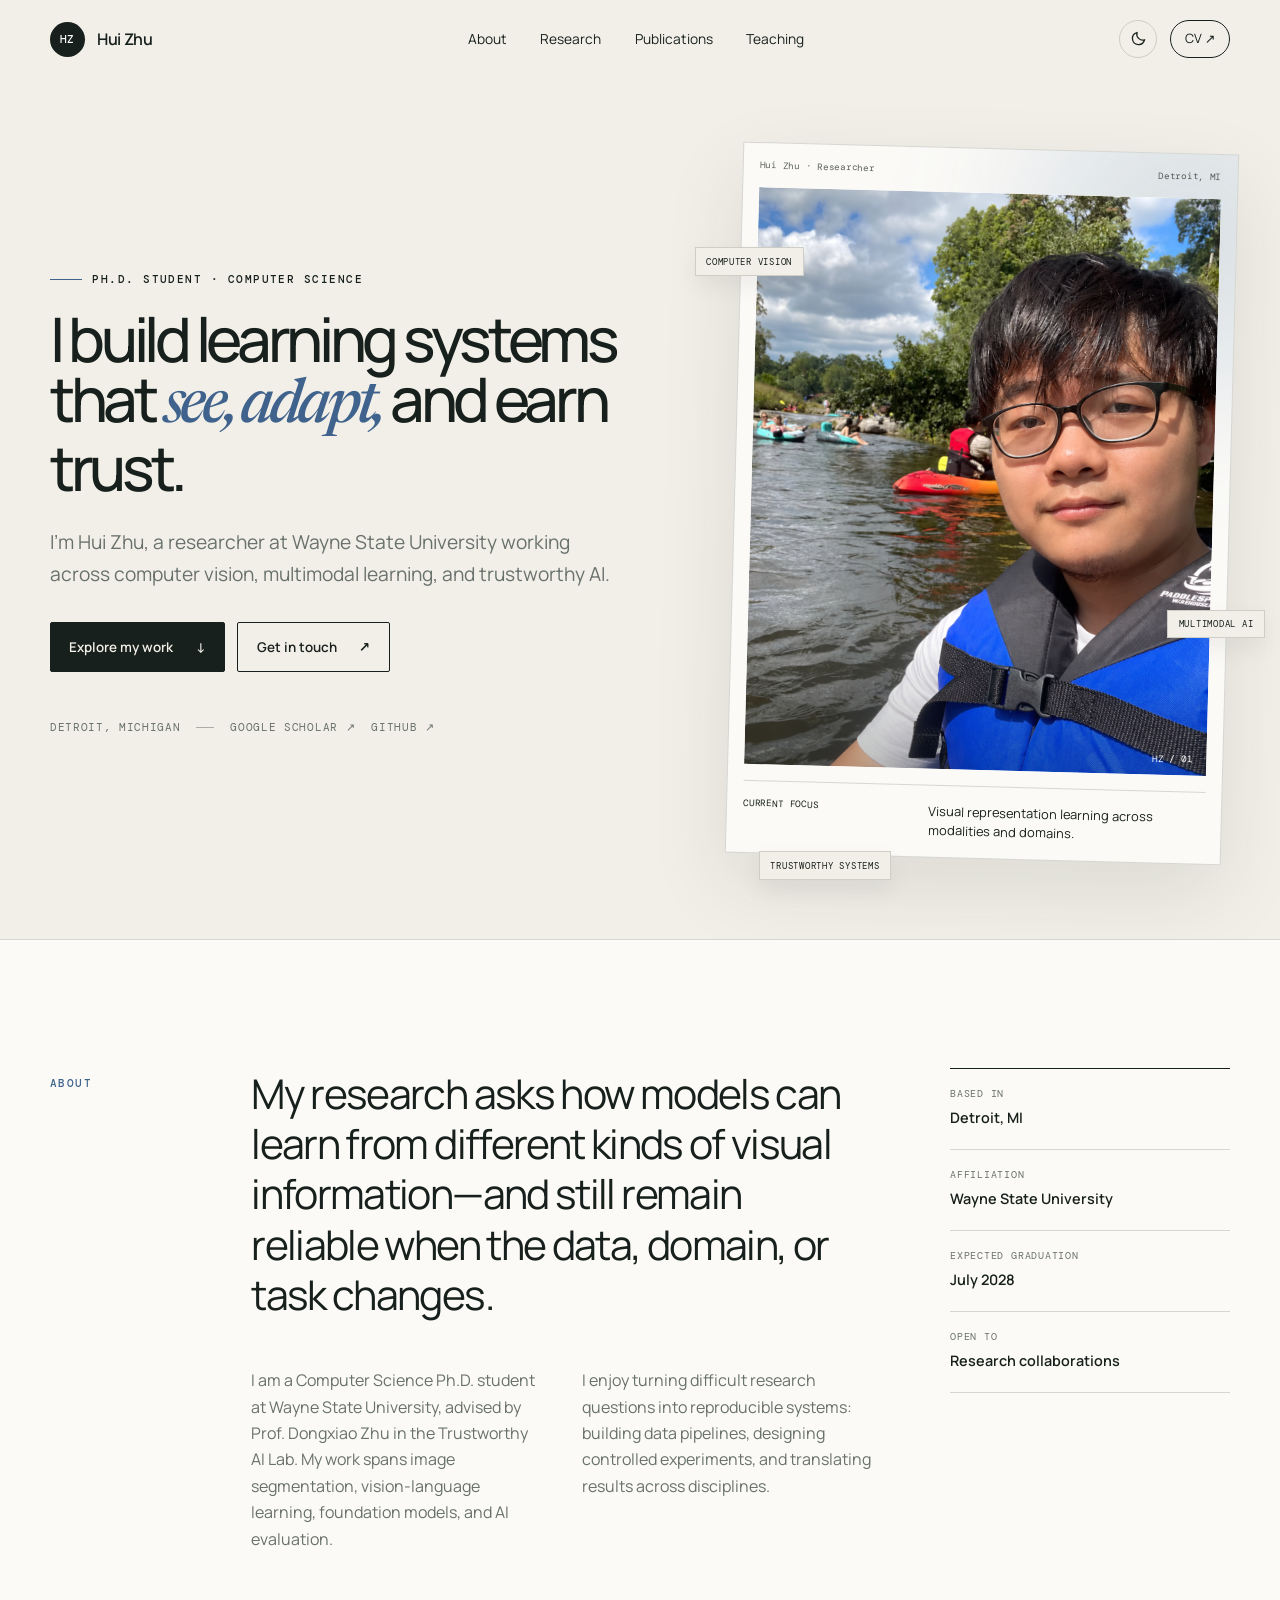
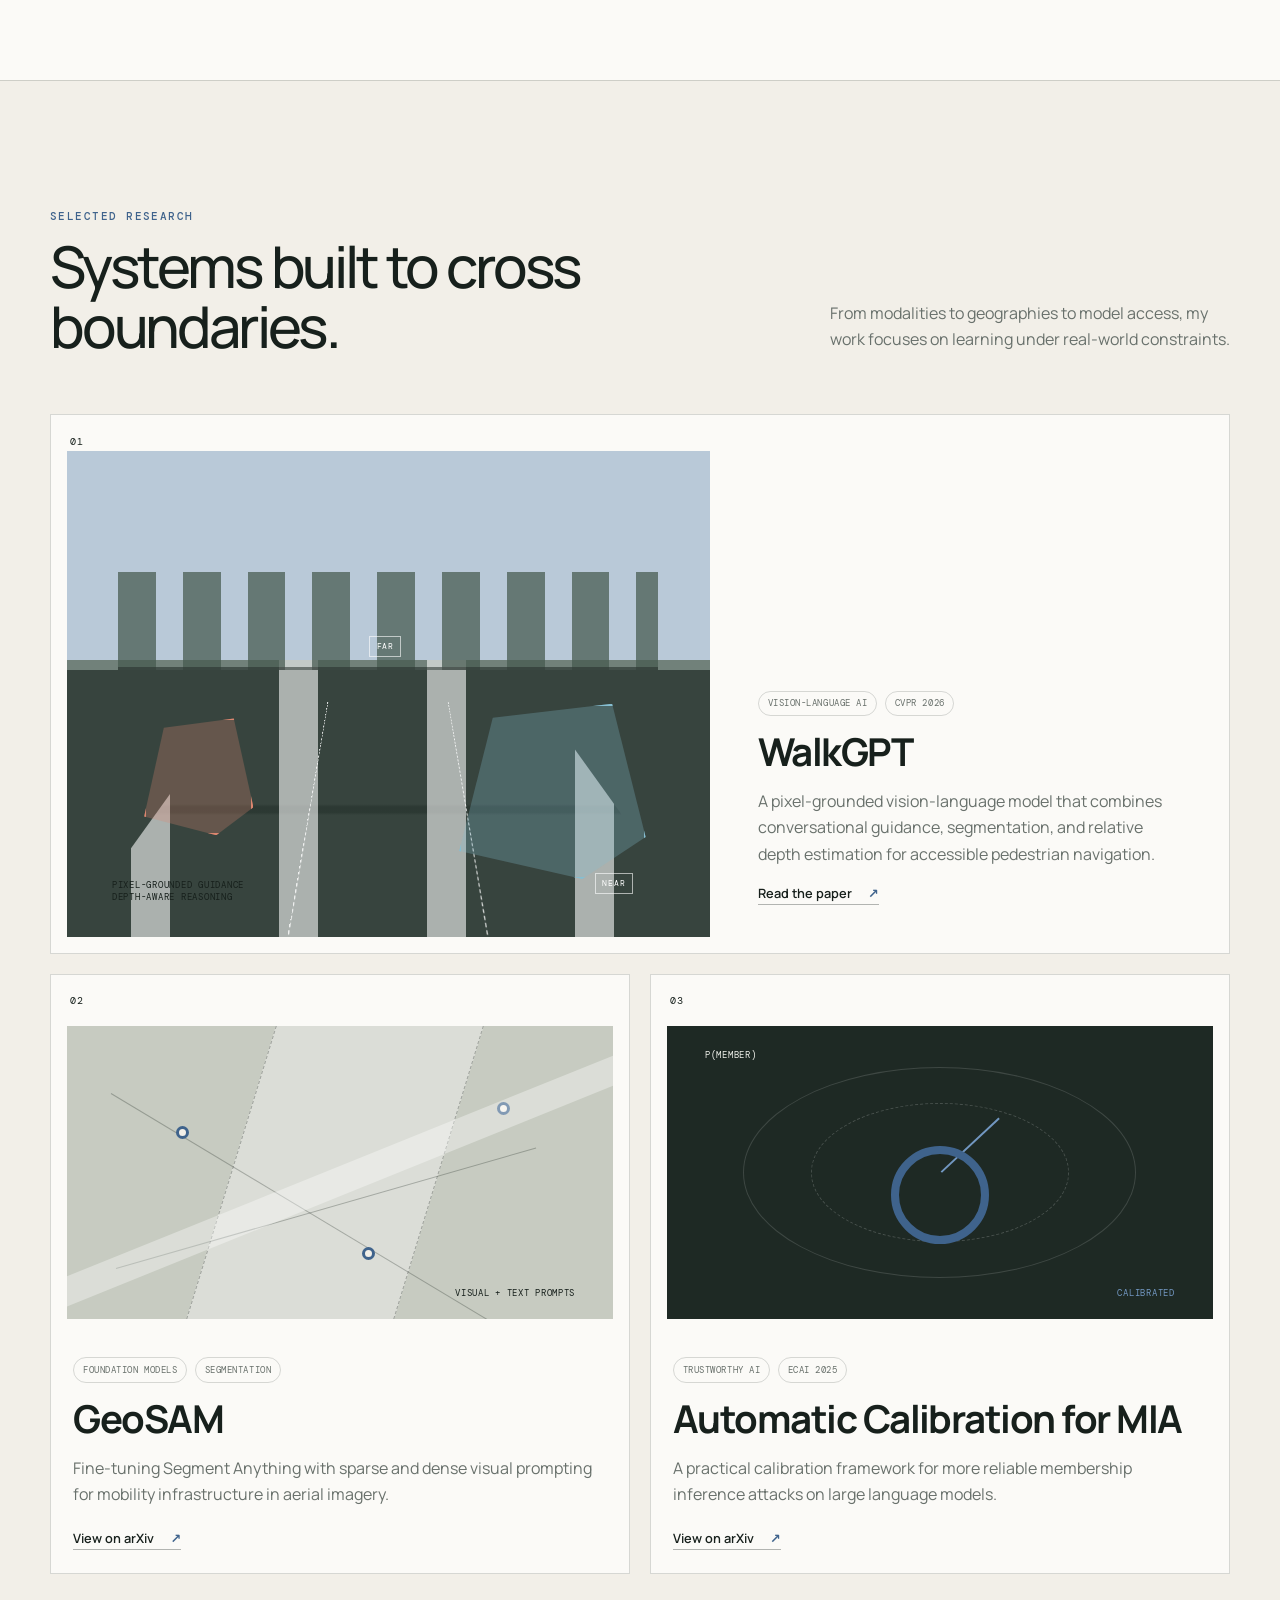
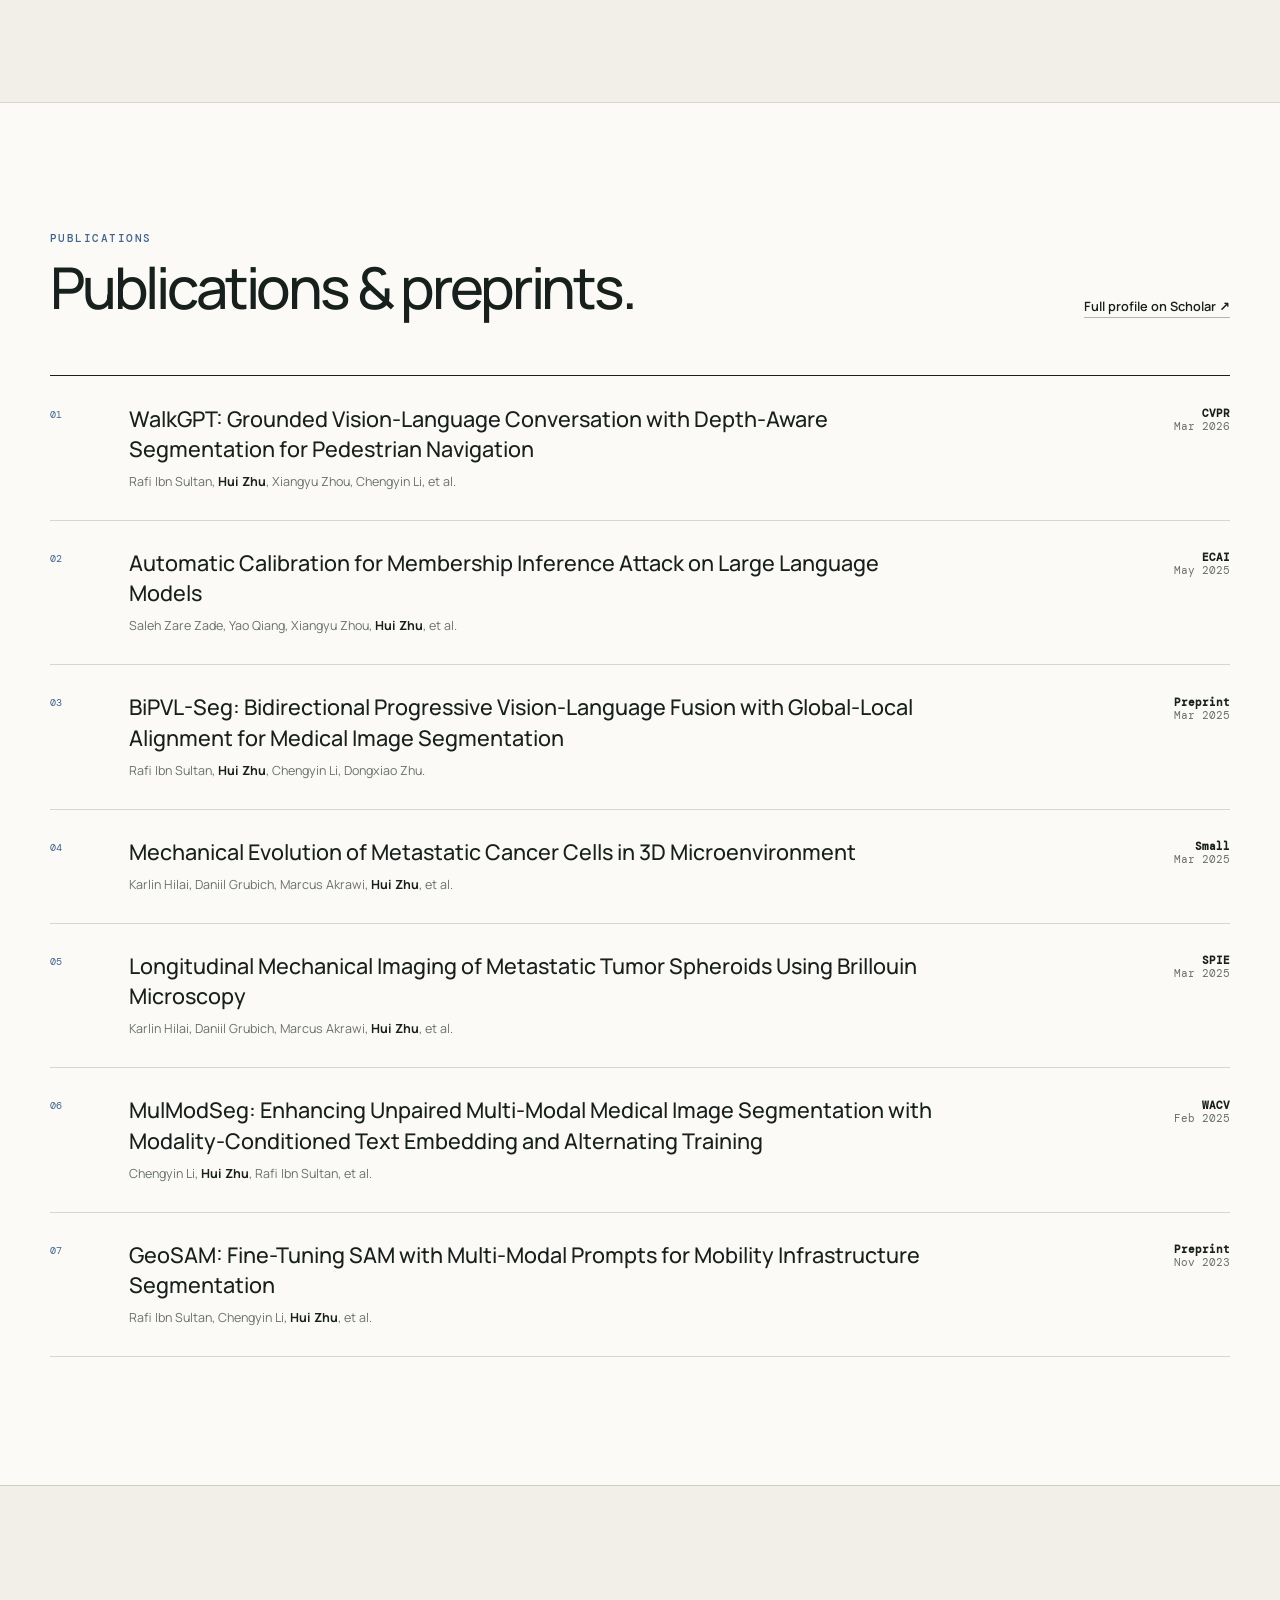
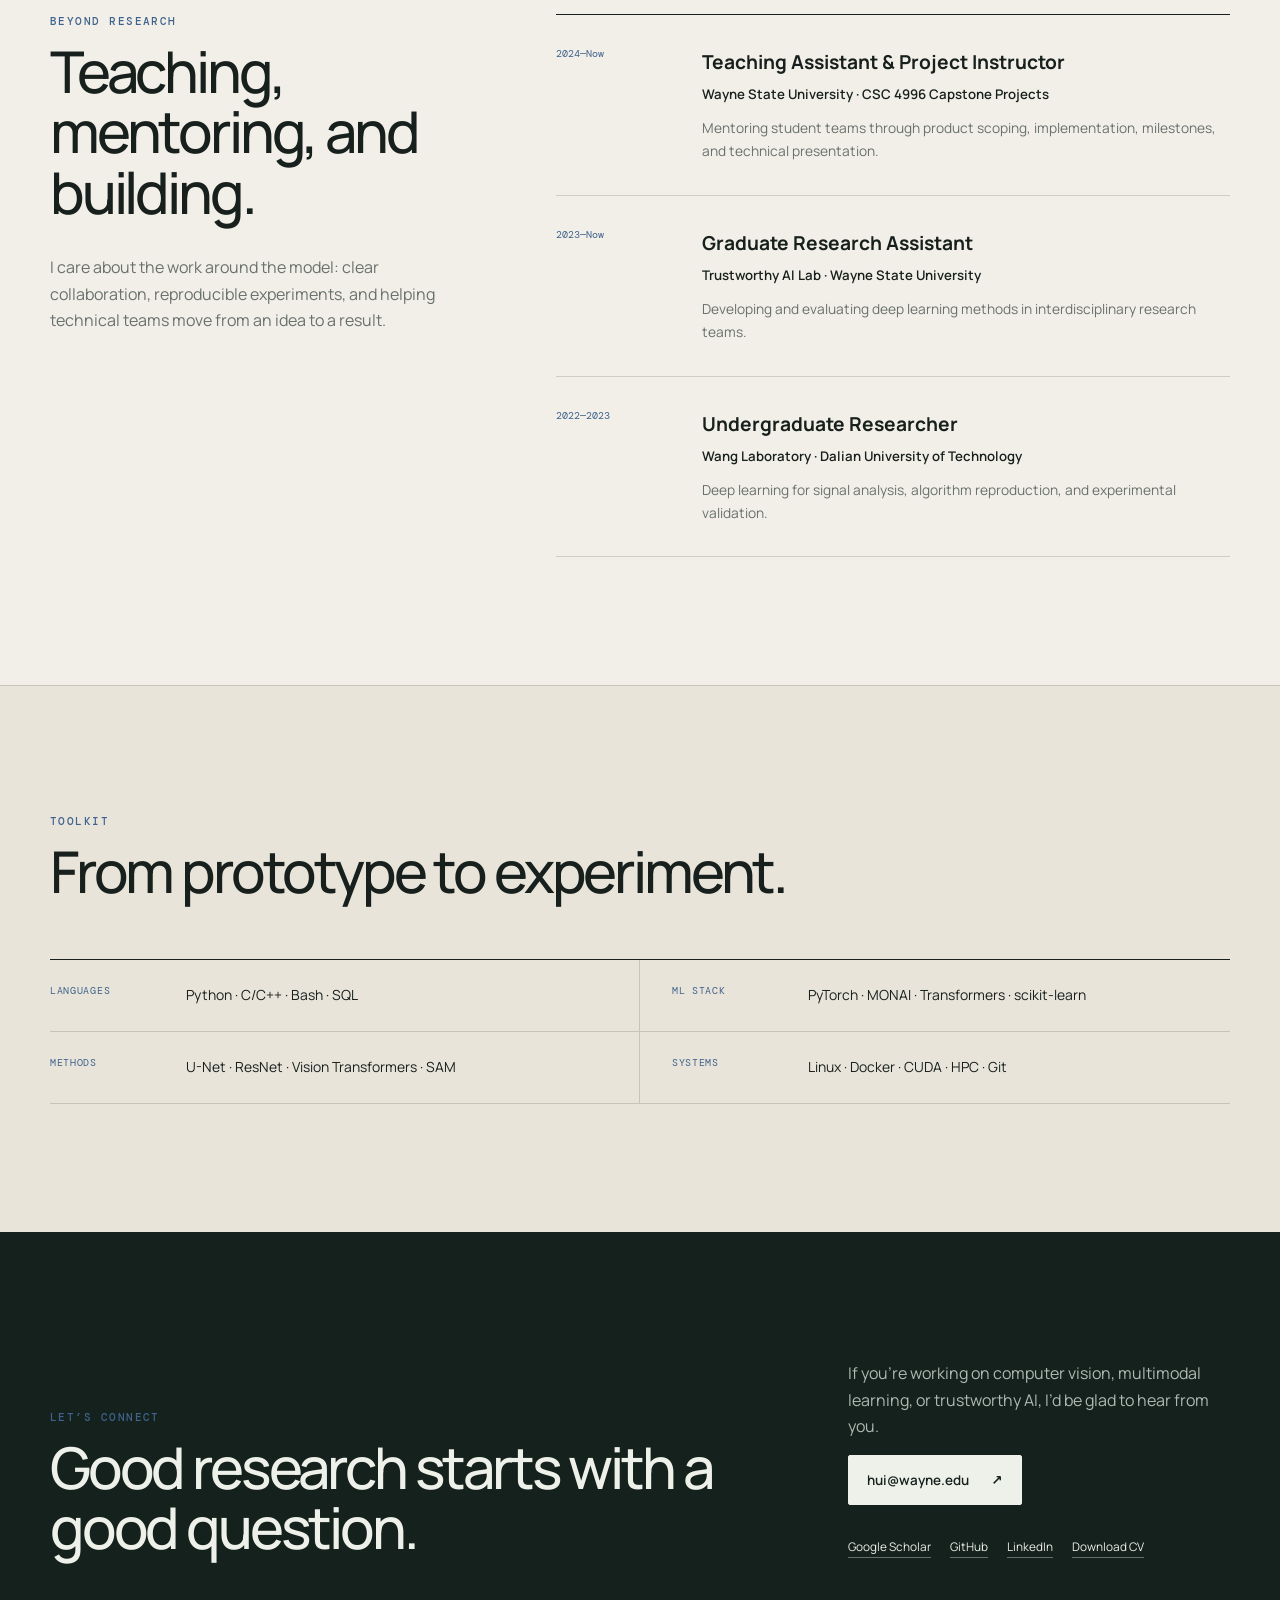
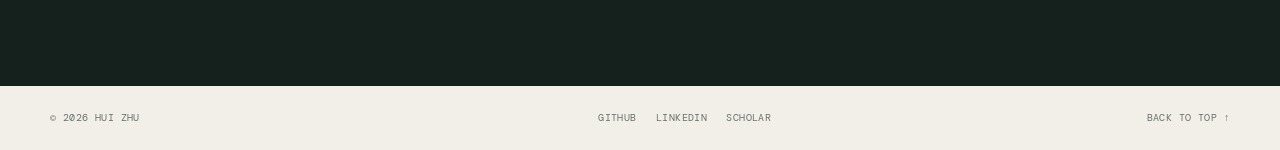
<file: index.html>
<!doctype html>
<html lang="en">
<head>
  <meta charset="utf-8">
  <meta name="viewport" content="width=device-width, initial-scale=1">
  <meta name="description" content="Hui Zhu is a Computer Science Ph.D. student researching computer vision, multimodal learning, and trustworthy AI.">
  <meta name="theme-color" content="#f2efe8">
  <meta property="og:title" content="Hui Zhu | Computer Vision Researcher">
  <meta property="og:description" content="Research in computer vision, multimodal learning, and trustworthy AI.">
  <meta property="og:type" content="website">
  <meta property="og:url" content="https://dahuia.github.io/">
  <meta property="og:image" content="https://dahuia.github.io/assets/hui-zhu-portrait.png">
  <link rel="canonical" href="https://dahuia.github.io/">
  <link rel="icon" href="favicon.svg" type="image/svg+xml">
  <link rel="stylesheet" href="styles.css">
  <script src="script.js" defer></script>
  <title>Hui Zhu | Computer Vision Researcher</title>
</head>
<body>
  <a class="skip-link" href="#main">Skip to content</a>

  <header class="site-header">
    <div class="shell nav-shell">
      <a class="wordmark" href="#top" aria-label="Hui Zhu, home">
        <span class="wordmark-mark">HZ</span>
        <span>Hui Zhu</span>
      </a>

      <nav class="site-nav" id="site-nav" aria-label="Primary navigation">
        <a href="#about">About</a>
        <a href="#research">Research</a>
        <a href="#publications">Publications</a>
        <a href="#teaching">Teaching</a>
      </nav>

      <div class="nav-actions">
        <button class="theme-toggle" type="button" data-theme-toggle aria-label="Switch to dark mode" aria-pressed="false">
          <svg class="moon" aria-hidden="true" viewBox="0 0 24 24" fill="none" stroke="currentColor" stroke-width="1.8"><path d="M20.4 14.1A8.6 8.6 0 0 1 9.9 3.6a8.6 8.6 0 1 0 10.5 10.5Z"/></svg>
          <svg class="sun" aria-hidden="true" viewBox="0 0 24 24" fill="none" stroke="currentColor" stroke-width="1.8"><circle cx="12" cy="12" r="3.5"/><path d="M12 2v2M12 20v2M4.9 4.9l1.4 1.4M17.7 17.7l1.4 1.4M2 12h2M20 12h2M4.9 19.1l1.4-1.4M17.7 6.3l1.4-1.4"/></svg>
        </button>
        <a class="nav-cv" href="assets/Hui_Zhu_CV.pdf">CV <span aria-hidden="true">↗</span></a>
        <button class="menu-toggle" type="button" aria-expanded="false" aria-controls="site-nav" aria-label="Open navigation">
          <span></span><span></span>
        </button>
      </div>
    </div>
  </header>

  <main id="main">
    <section class="hero" id="top">
      <div class="shell hero-grid">
        <div class="hero-copy reveal">
          <p class="eyebrow"><span></span> Ph.D. Student · Computer Science</p>
          <h1>I build learning systems that <em>see, adapt,</em> and earn trust.</h1>
          <p class="lede">I’m Hui Zhu, a researcher at Wayne State University working across computer vision, multimodal learning, and trustworthy AI.</p>
          <div class="hero-actions">
            <a class="button button-primary" href="#research">Explore my work <span aria-hidden="true">↓</span></a>
            <a class="button button-secondary" href="mailto:hui@wayne.edu">Get in touch <span aria-hidden="true">↗</span></a>
          </div>
          <div class="hero-meta">
            <span>Detroit, Michigan</span>
            <span class="meta-rule" aria-hidden="true"></span>
            <a href="https://scholar.google.com/citations?user=EmQdPZEAAAAJ&amp;hl=en">Google Scholar ↗</a>
            <a href="https://github.com/Dahuia">GitHub ↗</a>
          </div>
        </div>

        <div class="hero-visual reveal">
          <figure class="visual-card portrait-card">
            <div class="visual-topline"><span>Hui Zhu · Researcher</span><span>Detroit, MI</span></div>
            <div class="portrait-frame">
              <img src="assets/hui-zhu-portrait.png" width="1086" height="1448" alt="Hui Zhu kayaking outdoors">
              <span class="portrait-code" aria-hidden="true">HZ / 01</span>
            </div>
            <div class="visual-caption">
              <span>Current focus</span>
              <p>Visual representation learning across modalities and domains.</p>
            </div>
          </figure>
          <span class="floating-note note-one">Computer vision</span>
          <span class="floating-note note-two">Multimodal AI</span>
          <span class="floating-note note-three">Trustworthy systems</span>
        </div>
      </div>
    </section>

    <section class="section about" id="about">
      <div class="shell about-grid">
        <div class="section-label reveal">About</div>
        <div class="about-copy reveal">
          <p class="statement">My research asks how models can learn from different kinds of visual information—and still remain reliable when the data, domain, or task changes.</p>
          <div class="about-columns">
            <p>I am a Computer Science Ph.D. student at Wayne State University, advised by Prof. Dongxiao Zhu in the Trustworthy AI Lab. My work spans image segmentation, vision-language learning, foundation models, and AI evaluation.</p>
            <p>I enjoy turning difficult research questions into reproducible systems: building data pipelines, designing controlled experiments, and translating results across disciplines.</p>
          </div>
        </div>
        <aside class="quick-facts reveal">
          <div>
            <span>Based in</span>
            <strong>Detroit, MI</strong>
          </div>
          <div>
            <span>Affiliation</span>
            <strong>Wayne State University</strong>
          </div>
          <div>
            <span>Expected graduation</span>
            <strong>July 2028</strong>
          </div>
          <div>
            <span>Open to</span>
            <strong>Research collaborations</strong>
          </div>
        </aside>
      </div>
    </section>

    <section class="section research" id="research">
      <div class="shell">
        <div class="section-heading reveal">
          <div>
            <p class="section-kicker">Selected research</p>
            <h2>Systems built to cross boundaries.</h2>
          </div>
          <p>From modalities to geographies to model access, my work focuses on learning under real-world constraints.</p>
        </div>

        <div class="research-grid">
          <article class="project-card project-card-featured reveal">
            <div class="project-index">01</div>
            <div class="project-art art-walk" aria-hidden="true">
              <div class="walk-horizon"></div>
              <div class="walk-path"></div>
              <div class="walk-mask mask-safe"></div>
              <div class="walk-mask mask-risk"></div>
              <div class="depth-marker depth-near">NEAR</div>
              <div class="depth-marker depth-far">FAR</div>
              <div class="art-label">PIXEL-GROUNDED GUIDANCE<br>DEPTH-AWARE REASONING</div>
            </div>
            <div class="project-copy">
              <div class="tag-row"><span>Vision-language AI</span><span>CVPR 2026</span></div>
              <h3>WalkGPT</h3>
              <p>A pixel-grounded vision-language model that combines conversational guidance, segmentation, and relative depth estimation for accessible pedestrian navigation.</p>
              <a class="arrow-link" href="https://arxiv.org/abs/2603.10703">Read the paper <span>↗</span></a>
            </div>
          </article>

          <article class="project-card reveal">
            <div class="project-index">02</div>
            <div class="project-art art-geo" aria-hidden="true">
              <div class="road road-a"></div><div class="road road-b"></div>
              <div class="geo-point p-one"></div><div class="geo-point p-two"></div><div class="geo-point p-three"></div>
              <span class="geo-label">VISUAL + TEXT PROMPTS</span>
            </div>
            <div class="project-copy">
              <div class="tag-row"><span>Foundation models</span><span>Segmentation</span></div>
              <h3>GeoSAM</h3>
              <p>Fine-tuning Segment Anything with sparse and dense visual prompting for mobility infrastructure in aerial imagery.</p>
              <a class="arrow-link" href="https://arxiv.org/abs/2311.11319">View on arXiv <span>↗</span></a>
            </div>
          </article>

          <article class="project-card reveal">
            <div class="project-index">03</div>
            <div class="project-art art-trust" aria-hidden="true">
              <div class="meter"><span></span></div>
              <div class="probability prob-one">P(member)</div>
              <div class="probability prob-two">calibrated</div>
              <div class="trust-ring"></div>
            </div>
            <div class="project-copy">
              <div class="tag-row"><span>Trustworthy AI</span><span>ECAI 2025</span></div>
              <h3>Automatic Calibration for MIA</h3>
              <p>A practical calibration framework for more reliable membership inference attacks on large language models.</p>
              <a class="arrow-link" href="https://arxiv.org/abs/2505.03392">View on arXiv <span>↗</span></a>
            </div>
          </article>
        </div>
      </div>
    </section>

    <section class="section publications" id="publications">
      <div class="shell">
        <div class="section-heading reveal">
          <div>
            <p class="section-kicker">Publications</p>
            <h2>Publications &amp; preprints.</h2>
          </div>
          <a class="text-link" href="https://scholar.google.com/citations?user=EmQdPZEAAAAJ&amp;hl=en">Full profile on Scholar ↗</a>
        </div>

        <ol class="publication-list">
          <li class="publication reveal">
            <span class="pub-number">01</span>
            <div class="pub-main">
              <h3><a href="https://arxiv.org/abs/2603.10703">WalkGPT: Grounded Vision-Language Conversation with Depth-Aware Segmentation for Pedestrian Navigation</a></h3>
              <p>Rafi Ibn Sultan, <strong>Hui Zhu</strong>, Xiangyu Zhou, Chengyin Li, et al.</p>
            </div>
            <div class="pub-meta"><strong>CVPR</strong><span>Mar 2026</span></div>
          </li>
          <li class="publication reveal">
            <span class="pub-number">02</span>
            <div class="pub-main">
              <h3><a href="https://arxiv.org/abs/2505.03392">Automatic Calibration for Membership Inference Attack on Large Language Models</a></h3>
              <p>Saleh Zare Zade, Yao Qiang, Xiangyu Zhou, <strong>Hui Zhu</strong>, et al.</p>
            </div>
            <div class="pub-meta"><strong>ECAI</strong><span>May 2025</span></div>
          </li>
          <li class="publication reveal">
            <span class="pub-number">03</span>
            <div class="pub-main">
              <h3><a href="https://arxiv.org/abs/2503.23534">BiPVL-Seg: Bidirectional Progressive Vision-Language Fusion with Global-Local Alignment for Medical Image Segmentation</a></h3>
              <p>Rafi Ibn Sultan, <strong>Hui Zhu</strong>, Chengyin Li, Dongxiao Zhu.</p>
            </div>
            <div class="pub-meta"><strong>Preprint</strong><span>Mar 2025</span></div>
          </li>
          <li class="publication reveal">
            <span class="pub-number">04</span>
            <div class="pub-main">
              <h3><a href="https://doi.org/10.1002/smll.202403242">Mechanical Evolution of Metastatic Cancer Cells in 3D Microenvironment</a></h3>
              <p>Karlin Hilai, Daniil Grubich, Marcus Akrawi, <strong>Hui Zhu</strong>, et al.</p>
            </div>
            <div class="pub-meta"><strong>Small</strong><span>Mar 2025</span></div>
          </li>
          <li class="publication reveal">
            <span class="pub-number">05</span>
            <div class="pub-main">
              <h3><a href="https://doi.org/10.1117/12.3043385">Longitudinal Mechanical Imaging of Metastatic Tumor Spheroids Using Brillouin Microscopy</a></h3>
              <p>Karlin Hilai, Daniil Grubich, Marcus Akrawi, <strong>Hui Zhu</strong>, et al.</p>
            </div>
            <div class="pub-meta"><strong>SPIE</strong><span>Mar 2025</span></div>
          </li>
          <li class="publication reveal">
            <span class="pub-number">06</span>
            <div class="pub-main">
              <h3><a href="https://openaccess.thecvf.com/content/WACV2025/html/Li_MulModSeg_Enhancing_Unpaired_Multi-Modal_Medical_Image_Segmentation_with_Modality-Conditioned_Text_WACV_2025_paper.html">MulModSeg: Enhancing Unpaired Multi-Modal Medical Image Segmentation with Modality-Conditioned Text Embedding and Alternating Training</a></h3>
              <p>Chengyin Li, <strong>Hui Zhu</strong>, Rafi Ibn Sultan, et al.</p>
            </div>
            <div class="pub-meta"><strong>WACV</strong><span>Feb 2025</span></div>
          </li>
          <li class="publication reveal">
            <span class="pub-number">07</span>
            <div class="pub-main">
              <h3><a href="https://arxiv.org/abs/2311.11319">GeoSAM: Fine-Tuning SAM with Multi-Modal Prompts for Mobility Infrastructure Segmentation</a></h3>
              <p>Rafi Ibn Sultan, Chengyin Li, <strong>Hui Zhu</strong>, et al.</p>
            </div>
            <div class="pub-meta"><strong>Preprint</strong><span>Nov 2023</span></div>
          </li>
        </ol>
      </div>
    </section>

    <section class="section experience" id="teaching">
      <div class="shell experience-grid">
        <div class="experience-heading reveal">
          <p class="section-kicker">Beyond research</p>
          <h2>Teaching, mentoring, and building.</h2>
          <p>I care about the work around the model: clear collaboration, reproducible experiments, and helping technical teams move from an idea to a result.</p>
        </div>
        <div class="timeline">
          <article class="timeline-item reveal">
            <div class="timeline-date">2024—Now</div>
            <div>
              <h3>Teaching Assistant & Project Instructor</h3>
              <p>Wayne State University · CSC 4996 Capstone Projects</p>
              <span>Mentoring student teams through product scoping, implementation, milestones, and technical presentation.</span>
            </div>
          </article>
          <article class="timeline-item reveal">
            <div class="timeline-date">2023—Now</div>
            <div>
              <h3>Graduate Research Assistant</h3>
              <p>Trustworthy AI Lab · Wayne State University</p>
              <span>Developing and evaluating deep learning methods in interdisciplinary research teams.</span>
            </div>
          </article>
          <article class="timeline-item reveal">
            <div class="timeline-date">2022—2023</div>
            <div>
              <h3>Undergraduate Researcher</h3>
              <p>Wang Laboratory · Dalian University of Technology</p>
              <span>Deep learning for signal analysis, algorithm reproduction, and experimental validation.</span>
            </div>
          </article>
        </div>
      </div>
    </section>

    <section class="section toolkit">
      <div class="shell">
        <div class="section-heading reveal">
          <div>
            <p class="section-kicker">Toolkit</p>
            <h2>From prototype to experiment.</h2>
          </div>
        </div>
        <div class="skills-grid reveal">
          <div><span>Languages</span><p>Python · C/C++ · Bash · SQL</p></div>
          <div><span>ML stack</span><p>PyTorch · MONAI · Transformers · scikit-learn</p></div>
          <div><span>Methods</span><p>U-Net · ResNet · Vision Transformers · SAM</p></div>
          <div><span>Systems</span><p>Linux · Docker · CUDA · HPC · Git</p></div>
        </div>
      </div>
    </section>

    <section class="contact" id="contact">
      <div class="shell contact-grid reveal">
        <div>
          <p class="section-kicker">Let’s connect</p>
          <h2>Good research starts with a good question.</h2>
        </div>
        <div class="contact-copy">
          <p>If you’re working on computer vision, multimodal learning, or trustworthy AI, I’d be glad to hear from you.</p>
          <a class="button button-light" href="mailto:hui@wayne.edu">hui@wayne.edu <span aria-hidden="true">↗</span></a>
          <div class="contact-links">
            <a href="https://scholar.google.com/citations?user=EmQdPZEAAAAJ&amp;hl=en">Google Scholar</a>
            <a href="https://github.com/Dahuia">GitHub</a>
            <a href="https://www.linkedin.com/in/hui-zhu-32bb51280/">LinkedIn</a>
            <a href="assets/Hui_Zhu_CV.pdf">Download CV</a>
          </div>
        </div>
      </div>
    </section>
  </main>

  <footer class="site-footer">
    <div class="shell footer-grid">
      <p>© <span data-year>2026</span> Hui Zhu</p>
      <div class="footer-links">
        <a href="https://github.com/Dahuia">GitHub</a>
        <a href="https://www.linkedin.com/in/hui-zhu-32bb51280/">LinkedIn</a>
        <a href="https://scholar.google.com/citations?user=EmQdPZEAAAAJ&amp;hl=en">Scholar</a>
      </div>
      <a href="#top">Back to top ↑</a>
    </div>
  </footer>
</body>
</html>
</file>
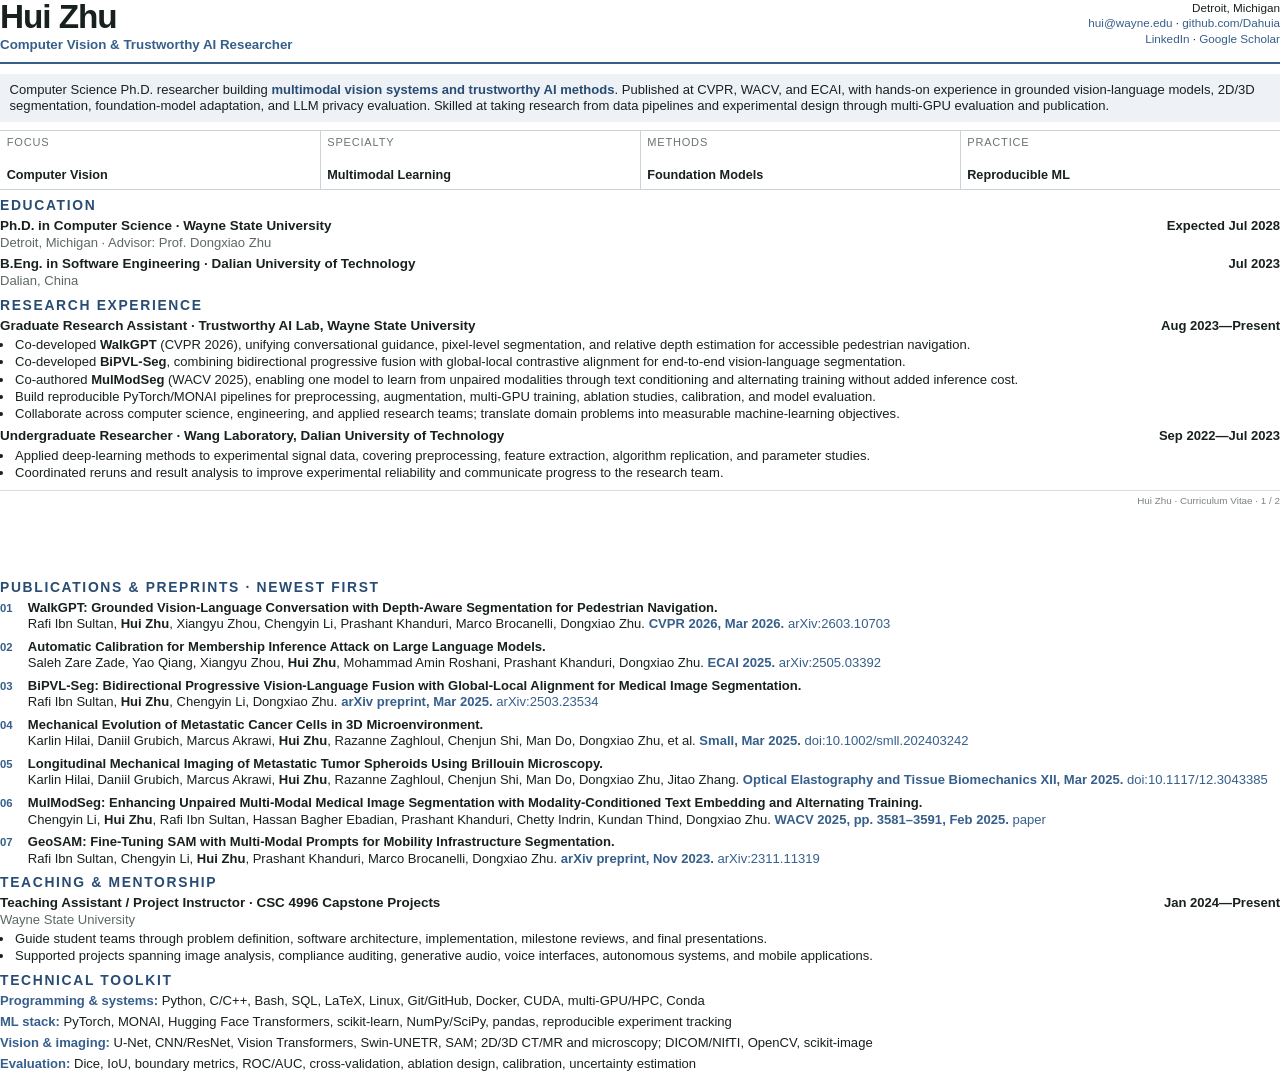
<file: cv/Hui_Zhu_CV.html>
<!doctype html>
<html lang="en">
<head>
  <meta charset="utf-8">
  <title>Hui Zhu — Curriculum Vitae</title>
  <style>
    @page { size: Letter; margin: 0.36in 0.44in; }
    * { box-sizing: border-box; }
    body {
      margin: 0;
      color: #18211d;
      font-family: Arial, Helvetica, sans-serif;
      font-size: 9.8pt;
      line-height: 1.24;
    }
    a { color: #365f8c; text-decoration: none; }
    .page { position: relative; }
    .page-break { break-before: page; page-break-before: always; }
    .page-break-after { break-after: page; page-break-after: always; }
    .print-spacer { height: auto; }
    header {
      display: grid;
      grid-template-columns: 1fr auto;
      gap: 0.3in;
      padding-bottom: 0.09in;
      border-bottom: 2px solid #365f8c;
    }
    h1 { margin: 0; font-size: 25pt; line-height: 1; letter-spacing: -0.8pt; }
    .role { margin: 4px 0 0; color: #365f8c; font-size: 10pt; font-weight: bold; }
    .contact { text-align: right; font-size: 8.8pt; line-height: 1.3; }
    .summary {
      margin: 0.1in 0 0.09in;
      padding: 0.08in 0.1in;
      background: #eef2f6;
      font-size: 9.8pt;
    }
    .summary strong { color: #284c73; }
    h2 {
      margin: 0.1in 0 0.05in;
      color: #284c73;
      font-size: 10.4pt;
      line-height: 1;
      letter-spacing: 1.25pt;
      text-transform: uppercase;
    }
    h3 { margin: 0; font-size: 10.1pt; }
    p { margin: 0; }
    .subtle { color: #5d6862; }
    .row { display: grid; grid-template-columns: 1fr auto; gap: 0.2in; align-items: baseline; }
    .entry-head { width: 100%; border-collapse: collapse; }
    .entry-head td { padding: 0; vertical-align: top; }
    .entry-head td:last-child { width: 1.3in; text-align: right; white-space: nowrap; font-weight: bold; }
    .entry { margin-bottom: 0.06in; }
    .entry:last-child { margin-bottom: 0; }
    ul { margin: 3px 0 0; padding-left: 14px; }
    li { margin: 0 0 1px; padding-left: 1px; }
    .strengths { width: 100%; border-collapse: collapse; border-block: 1px solid #cbd3d8; }
    .strengths td { width: 25%; padding: 0.05in 0.07in; border-right: 1px solid #cbd3d8; }
    .strengths td:last-child { border-right: 0; }
    .strengths span { display: block; color: #6a756f; font-size: 8.3pt; letter-spacing: 0.6pt; text-transform: uppercase; }
    .strengths strong { display: block; margin-top: 2px; font-size: 9.5pt; }
    .project-grid { width: 100%; border-collapse: separate; border-spacing: 0.07in; margin: -0.07in; }
    .project-grid td { width: 50%; vertical-align: top; }
    .project {
      padding: 0.06in 0.08in;
      border-left: 3px solid #7694b4;
      background: #f6f7f7;
    }
    .project .meta { margin-bottom: 3px; color: #365f8c; font-size: 7.6pt; font-weight: bold; text-transform: uppercase; }
    .project p { margin-top: 2px; color: #4e5953; font-size: 7.8pt; }
    .two-col { display: grid; grid-template-columns: 1fr 1fr; gap: 0.2in; }
    .pub-list { margin: 0; padding: 0; list-style: none; counter-reset: pubs; }
    .pub-list li {
      position: relative;
      margin-bottom: 0.07in;
      padding-left: 0.29in;
      counter-increment: pubs;
    }
    .pub-list li::before {
      position: absolute;
      left: 0;
      top: 1px;
      color: #365f8c;
      content: counter(pubs, decimal-leading-zero);
      font-size: 8.5pt;
      font-weight: bold;
    }
    .pub-title { font-weight: bold; }
    .pub-venue { color: #365f8c; font-weight: bold; }
    .skill-table { width: 100%; border-collapse: collapse; }
    .skill-table td { padding: 3px 0; border-bottom: 1px solid #d7ddda; vertical-align: top; }
    .skill-table td:first-child { width: 1.25in; color: #365f8c; font-size: 8.8pt; font-weight: bold; text-transform: uppercase; }
    .skill-list p { margin: 0 0 5px; }
    .skill-list strong { color: #365f8c; }
    .footer {
      margin-top: 0.09in;
      padding-top: 4px;
      border-top: 1px solid #d7ddda;
      color: #7b847f;
      font-size: 7.4pt;
      text-align: right;
    }
  </style>
</head>
<body>
  <main class="page">
    <header>
      <div>
        <h1>Hui Zhu</h1>
        <p class="role">Computer Vision &amp; Trustworthy AI Researcher</p>
      </div>
      <div class="contact">
        Detroit, Michigan<br>
        <a href="mailto:hui@wayne.edu">hui@wayne.edu</a> · <a href="https://github.com/Dahuia">github.com/Dahuia</a><br>
        <a href="https://www.linkedin.com/in/hui-zhu-32bb51280/">LinkedIn</a> · <a href="https://scholar.google.com/citations?user=EmQdPZEAAAAJ&amp;hl=en">Google Scholar</a>
      </div>
    </header>

    <section class="summary">
      Computer Science Ph.D. researcher building <strong>multimodal vision systems and trustworthy AI methods</strong>. Published at CVPR, WACV, and ECAI, with hands-on experience in grounded vision-language models, 2D/3D segmentation, foundation-model adaptation, and LLM privacy evaluation. Skilled at taking research from data pipelines and experimental design through multi-GPU evaluation and publication.
    </section>

    <table class="strengths" aria-label="Core strengths"><tr>
      <td><span>Focus</span><br><strong>Computer Vision</strong></td>
      <td><span>Specialty</span><br><strong>Multimodal Learning</strong></td>
      <td><span>Methods</span><br><strong>Foundation Models</strong></td>
      <td><span>Practice</span><br><strong>Reproducible ML</strong></td>
    </tr></table>

    <section>
      <h2>Education</h2>
      <div class="entry"><table class="entry-head"><tr>
        <td><h3>Ph.D. in Computer Science · Wayne State University</h3><p class="subtle">Detroit, Michigan · Advisor: Prof. Dongxiao Zhu</p></td>
        <td>Expected Jul 2028</td>
      </tr></table></div>
      <div class="entry"><table class="entry-head"><tr>
        <td><h3>B.Eng. in Software Engineering · Dalian University of Technology</h3><p class="subtle">Dalian, China</p></td>
        <td>Jul 2023</td>
      </tr></table></div>
    </section>

    <section>
      <h2>Research Experience</h2>
      <div class="entry">
        <table class="entry-head"><tr><td><h3>Graduate Research Assistant · Trustworthy AI Lab, Wayne State University</h3></td><td>Aug 2023—Present</td></tr></table>
        <ul>
          <li>Co-developed <strong>WalkGPT</strong> (CVPR 2026), unifying conversational guidance, pixel-level segmentation, and relative depth estimation for accessible pedestrian navigation.</li>
          <li>Co-developed <strong>BiPVL-Seg</strong>, combining bidirectional progressive fusion with global-local contrastive alignment for end-to-end vision-language segmentation.</li>
          <li>Co-authored <strong>MulModSeg</strong> (WACV 2025), enabling one model to learn from unpaired modalities through text conditioning and alternating training without added inference cost.</li>
          <li>Build reproducible PyTorch/MONAI pipelines for preprocessing, augmentation, multi-GPU training, ablation studies, calibration, and model evaluation.</li>
          <li>Collaborate across computer science, engineering, and applied research teams; translate domain problems into measurable machine-learning objectives.</li>
        </ul>
      </div>
      <div class="entry">
        <table class="entry-head"><tr><td><h3>Undergraduate Researcher · Wang Laboratory, Dalian University of Technology</h3></td><td>Sep 2022—Jul 2023</td></tr></table>
        <ul>
          <li>Applied deep-learning methods to experimental signal data, covering preprocessing, feature extraction, algorithm replication, and parameter studies.</li>
          <li>Coordinated reruns and result analysis to improve experimental reliability and communicate progress to the research team.</li>
        </ul>
      </div>
    </section>

    <div class="footer page-break-after">Hui Zhu · Curriculum Vitae · 1 / 2</div>
  </main>

  <div class="print-spacer" aria-hidden="true">&nbsp;<br><br><br><br></div>
  <main class="page">
    <section>
      <h2>Publications &amp; Preprints · Newest First</h2>
      <ol class="pub-list">
        <li><span class="pub-title">WalkGPT: Grounded Vision-Language Conversation with Depth-Aware Segmentation for Pedestrian Navigation.</span><br>Rafi Ibn Sultan, <strong>Hui Zhu</strong>, Xiangyu Zhou, Chengyin Li, Prashant Khanduri, Marco Brocanelli, Dongxiao Zhu. <span class="pub-venue">CVPR 2026, Mar 2026.</span> <a href="https://arxiv.org/abs/2603.10703">arXiv:2603.10703</a></li>
        <li><span class="pub-title">Automatic Calibration for Membership Inference Attack on Large Language Models.</span><br>Saleh Zare Zade, Yao Qiang, Xiangyu Zhou, <strong>Hui Zhu</strong>, Mohammad Amin Roshani, Prashant Khanduri, Dongxiao Zhu. <span class="pub-venue">ECAI 2025.</span> <a href="https://arxiv.org/abs/2505.03392">arXiv:2505.03392</a></li>
        <li><span class="pub-title">BiPVL-Seg: Bidirectional Progressive Vision-Language Fusion with Global-Local Alignment for Medical Image Segmentation.</span><br>Rafi Ibn Sultan, <strong>Hui Zhu</strong>, Chengyin Li, Dongxiao Zhu. <span class="pub-venue">arXiv preprint, Mar 2025.</span> <a href="https://arxiv.org/abs/2503.23534">arXiv:2503.23534</a></li>
        <li><span class="pub-title">Mechanical Evolution of Metastatic Cancer Cells in 3D Microenvironment.</span><br>Karlin Hilai, Daniil Grubich, Marcus Akrawi, <strong>Hui Zhu</strong>, Razanne Zaghloul, Chenjun Shi, Man Do, Dongxiao Zhu, et al. <span class="pub-venue">Small, Mar 2025.</span> <a href="https://doi.org/10.1002/smll.202403242">doi:10.1002/smll.202403242</a></li>
        <li><span class="pub-title">Longitudinal Mechanical Imaging of Metastatic Tumor Spheroids Using Brillouin Microscopy.</span><br>Karlin Hilai, Daniil Grubich, Marcus Akrawi, <strong>Hui Zhu</strong>, Razanne Zaghloul, Chenjun Shi, Man Do, Dongxiao Zhu, Jitao Zhang. <span class="pub-venue">Optical Elastography and Tissue Biomechanics XII, Mar 2025.</span> <a href="https://doi.org/10.1117/12.3043385">doi:10.1117/12.3043385</a></li>
        <li><span class="pub-title">MulModSeg: Enhancing Unpaired Multi-Modal Medical Image Segmentation with Modality-Conditioned Text Embedding and Alternating Training.</span><br>Chengyin Li, <strong>Hui Zhu</strong>, Rafi Ibn Sultan, Hassan Bagher Ebadian, Prashant Khanduri, Chetty Indrin, Kundan Thind, Dongxiao Zhu. <span class="pub-venue">WACV 2025, pp. 3581–3591, Feb 2025.</span> <a href="https://openaccess.thecvf.com/content/WACV2025/html/Li_MulModSeg_Enhancing_Unpaired_Multi-Modal_Medical_Image_Segmentation_with_Modality-Conditioned_Text_WACV_2025_paper.html">paper</a></li>
        <li><span class="pub-title">GeoSAM: Fine-Tuning SAM with Multi-Modal Prompts for Mobility Infrastructure Segmentation.</span><br>Rafi Ibn Sultan, Chengyin Li, <strong>Hui Zhu</strong>, Prashant Khanduri, Marco Brocanelli, Dongxiao Zhu. <span class="pub-venue">arXiv preprint, Nov 2023.</span> <a href="https://arxiv.org/abs/2311.11319">arXiv:2311.11319</a></li>
      </ol>
    </section>

    <section>
      <h2>Teaching &amp; Mentorship</h2>
      <div class="entry">
        <table class="entry-head"><tr><td><h3>Teaching Assistant / Project Instructor · CSC 4996 Capstone Projects</h3></td><td>Jan 2024—Present</td></tr></table>
        <p class="subtle">Wayne State University</p>
        <ul>
          <li>Guide student teams through problem definition, software architecture, implementation, milestone reviews, and final presentations.</li>
          <li>Supported projects spanning image analysis, compliance auditing, generative audio, voice interfaces, autonomous systems, and mobile applications.</li>
        </ul>
      </div>
    </section>

    <section>
      <h2>Technical Toolkit</h2>
      <div class="skill-list">
        <p><strong>Programming &amp; systems:</strong> Python, C/C++, Bash, SQL, LaTeX, Linux, Git/GitHub, Docker, CUDA, multi-GPU/HPC, Conda</p>
        <p><strong>ML stack:</strong> PyTorch, MONAI, Hugging Face Transformers, scikit-learn, NumPy/SciPy, pandas, reproducible experiment tracking</p>
        <p><strong>Vision &amp; imaging:</strong> U-Net, CNN/ResNet, Vision Transformers, Swin-UNETR, SAM; 2D/3D CT/MR and microscopy; DICOM/NIfTI, OpenCV, scikit-image</p>
        <p><strong>Evaluation:</strong> Dice, IoU, boundary metrics, ROC/AUC, cross-validation, ablation design, calibration, uncertainty estimation</p>
      </div>
    </section>

  </main>
</body>
</html>
</file>
<file: styles.css>
@import url('https://fonts.googleapis.com/css2?family=DM+Mono:wght@400;500&family=Manrope:wght@400;500;600&family=Newsreader:ital,opsz,wght@1,6..72,500&display=swap');

:root {
  --paper: #f2efe8;
  --paper-deep: #e9e4da;
  --surface: #fbfaf7;
  --ink: #17201c;
  --muted: #69716c;
  --line: rgba(23, 32, 28, .16);
  --line-strong: rgba(23, 32, 28, .32);
  --accent: #3f638c;
  --accent-bright: #7297c1;
  --moss: #2d493d;
  --dark: #15211c;
  --display: "Manrope", system-ui, sans-serif;
  --serif: "Newsreader", Georgia, serif;
  --mono: "DM Mono", ui-monospace, monospace;
  --shadow: 0 30px 80px rgba(29, 36, 32, .1);
}

[data-theme="dark"] {
  --paper: #131915;
  --paper-deep: #1a211d;
  --surface: #1d2521;
  --ink: #edf0ea;
  --muted: #a7b0a9;
  --line: rgba(237, 240, 234, .14);
  --line-strong: rgba(237, 240, 234, .3);
  --moss: #a5c8b3;
  --dark: #0b100d;
  --shadow: 0 30px 80px rgba(0, 0, 0, .26);
}

* { box-sizing: border-box; }
html { scroll-behavior: smooth; }
section[id] { scroll-margin-top: 78px; }
body {
  margin: 0;
  color: var(--ink);
  background: var(--paper);
  font-family: var(--display);
  font-size: 16px;
  line-height: 1.65;
  -webkit-font-smoothing: antialiased;
}

a { color: inherit; text-decoration: none; }
button { color: inherit; font: inherit; }
svg { display: block; }
::selection { color: #fff; background: var(--accent); }

.skip-link {
  position: fixed;
  left: 1rem;
  top: -5rem;
  z-index: 999;
  padding: .65rem 1rem;
  color: white;
  background: var(--dark);
}
.skip-link:focus { top: 1rem; }

.shell { width: min(1180px, calc(100% - 3rem)); margin-inline: auto; }
.site-header {
  position: fixed;
  top: 0;
  z-index: 100;
  width: 100%;
  border-bottom: 1px solid transparent;
  transition: background .25s ease, border-color .25s ease, transform .25s ease;
}
.site-header.scrolled {
  border-color: var(--line);
  background: color-mix(in srgb, var(--paper) 88%, transparent);
  backdrop-filter: blur(18px);
}
.nav-shell { height: 78px; display: flex; align-items: center; justify-content: space-between; }
.wordmark { display: flex; align-items: center; gap: .75rem; font-weight: 600; letter-spacing: -.02em; }
.wordmark-mark {
  display: grid;
  width: 35px;
  height: 35px;
  place-items: center;
  border-radius: 50%;
  color: white;
  background: var(--ink);
  font: 500 .66rem var(--mono);
  letter-spacing: .02em;
}
.site-nav { display: flex; align-items: center; gap: 2.1rem; font-size: .86rem; }
.site-nav a { position: relative; }
.site-nav a::after {
  position: absolute;
  right: 0;
  bottom: -.3rem;
  left: 0;
  height: 1px;
  background: currentColor;
  content: "";
  transform: scaleX(0);
  transform-origin: right;
  transition: transform .2s ease;
}
.site-nav a:hover::after, .site-nav a:focus-visible::after { transform: scaleX(1); transform-origin: left; }
.nav-actions { display: flex; align-items: center; gap: .8rem; }
.theme-toggle {
  display: grid;
  width: 38px;
  height: 38px;
  padding: 0;
  place-items: center;
  border: 1px solid var(--line);
  border-radius: 50%;
  background: transparent;
  cursor: pointer;
}
.theme-toggle svg { width: 17px; height: 17px; }
.theme-toggle .sun, [data-theme="dark"] .theme-toggle .moon { display: none; }
[data-theme="dark"] .theme-toggle .sun { display: block; }
.nav-cv {
  padding: .48rem .85rem;
  border: 1px solid var(--ink);
  border-radius: 999px;
  font-size: .8rem;
  transition: color .2s ease, background .2s ease;
}
.nav-cv:hover { color: var(--paper); background: var(--ink); }
.menu-toggle { display: none; border: 0; background: none; }

.hero { min-height: 100svh; padding: 148px 0 80px; display: grid; align-items: center; overflow: hidden; }
.hero-grid { display: grid; grid-template-columns: 1.08fr .92fr; gap: clamp(3rem, 8vw, 8rem); align-items: center; }
.eyebrow, .section-kicker, .section-label {
  margin: 0 0 1.4rem;
  font: 500 .7rem var(--mono);
  letter-spacing: .13em;
  text-transform: uppercase;
}
.eyebrow { display: flex; align-items: center; gap: .65rem; }
.eyebrow span { width: 32px; height: 1px; background: var(--accent); }
h1, h2, h3, p { margin-top: 0; }
h1 {
  max-width: 720px;
  margin-bottom: 1.8rem;
  font-size: clamp(2.9rem, 4.8vw, 5rem);
  font-weight: 500;
  line-height: .98;
  letter-spacing: -.07em;
}
h1 em { color: var(--accent); font-family: var(--serif); font-weight: 500; }
.lede { max-width: 640px; margin-bottom: 2rem; color: var(--muted); font-size: clamp(1.05rem, 1.5vw, 1.25rem); }
.hero-actions { display: flex; flex-wrap: wrap; gap: .75rem; }
.button {
  display: inline-flex;
  min-height: 50px;
  padding: .72rem 1.15rem;
  align-items: center;
  justify-content: center;
  gap: 1.4rem;
  border: 1px solid var(--ink);
  border-radius: 2px;
  font-size: .84rem;
  font-weight: 600;
  transition: transform .2s ease, background .2s ease, color .2s ease;
}
.button:hover { transform: translateY(-2px); }
.button-primary { color: var(--paper); background: var(--ink); }
.button-primary:hover { border-color: var(--accent); background: var(--accent); }
.button-secondary:hover { color: var(--paper); background: var(--ink); }
.hero-meta { display: flex; margin-top: 3rem; align-items: center; gap: 1rem; color: var(--muted); font: .7rem var(--mono); text-transform: uppercase; letter-spacing: .06em; }
.hero-meta a:hover { color: var(--accent); }
.meta-rule { width: 18px; height: 1px; background: var(--line-strong); }

.hero-visual { position: relative; }
.visual-card {
  position: relative;
  margin: 0;
  padding: 1rem;
  overflow: hidden;
  border: 1px solid var(--line);
  background: var(--surface);
  box-shadow: var(--shadow);
  transform: rotate(1.5deg);
}
.visual-card::before {
  position: absolute;
  width: 320px;
  height: 320px;
  border-radius: 50%;
  background: color-mix(in srgb, var(--accent) 17%, transparent);
  content: "";
  filter: blur(70px);
  right: -110px;
  top: -80px;
}
.visual-topline { position: relative; display: flex; justify-content: space-between; font: .58rem var(--mono); letter-spacing: .08em; opacity: .7; }
.portrait-frame {
  position: relative;
  margin: 1rem 0;
  overflow: hidden;
  aspect-ratio: 4 / 5;
  background: #fff;
}
.portrait-frame::after {
  position: absolute;
  inset: auto 0 0;
  height: 24%;
  background: linear-gradient(to top, rgba(16, 25, 21, .28), transparent);
  content: "";
  pointer-events: none;
}
.portrait-frame img {
  display: block;
  width: 100%;
  height: 100%;
  object-fit: cover;
  object-position: center 18%;
}
.portrait-code {
  position: absolute;
  right: .8rem;
  bottom: .65rem;
  z-index: 1;
  color: #fff;
  font: .58rem var(--mono);
  letter-spacing: .1em;
}
.network { position: relative; width: 100%; height: auto; }
.network .orbit { fill: none; stroke: var(--line-strong); stroke-width: 1; }
.network .orbit-b { stroke-dasharray: 5 7; }
.network .orbit-c { stroke: var(--accent); opacity: .55; }
.network > text { fill: #fff; font: 500 1.2rem var(--mono); }
.network .nodes { fill: var(--ink); }
.network .nodes circle:nth-child(even) { fill: var(--accent); }
.network .labels { fill: var(--muted); font: .56rem var(--mono); letter-spacing: .1em; }
.visual-caption { position: relative; display: grid; grid-template-columns: .38fr .62fr; gap: 1rem; align-items: start; border-top: 1px solid var(--line); padding-top: 1rem; }
.visual-caption span { font: .58rem var(--mono); letter-spacing: .09em; text-transform: uppercase; }
.visual-caption p { margin: 0; font-size: .8rem; line-height: 1.5; }
.floating-note {
  position: absolute;
  padding: .45rem .65rem;
  border: 1px solid var(--line);
  background: var(--paper);
  box-shadow: 0 10px 25px rgba(0,0,0,.06);
  font: .58rem var(--mono);
  letter-spacing: .08em;
  text-transform: uppercase;
}
.note-one { top: 14%; left: -8%; }
.note-two { right: -7%; bottom: 31%; }
.note-three { left: 5%; bottom: -3%; }

.section { padding: clamp(5.5rem, 10vw, 9rem) 0; border-top: 1px solid var(--line); }
.about { background: var(--surface); }
.about-grid { display: grid; grid-template-columns: .2fr 1fr .45fr; gap: clamp(2rem, 6vw, 6rem); align-items: start; }
.section-label { padding-top: .5rem; color: var(--accent); }
.statement { margin-bottom: 3rem; font-size: clamp(1.8rem, 3.2vw, 3.2rem); line-height: 1.23; letter-spacing: -.04em; }
.about-columns { display: grid; grid-template-columns: 1fr 1fr; gap: 2.5rem; color: var(--muted); }
.about-columns p { margin-bottom: 0; }
.quick-facts { border-top: 1px solid var(--ink); }
.quick-facts div { padding: 1.15rem 0; border-bottom: 1px solid var(--line); }
.quick-facts span { display: block; margin-bottom: .25rem; color: var(--muted); font: .6rem var(--mono); letter-spacing: .08em; text-transform: uppercase; }
.quick-facts strong { font-size: .9rem; font-weight: 600; }

.section-heading { display: flex; margin-bottom: 3.6rem; align-items: end; justify-content: space-between; gap: 2rem; }
.section-kicker { margin-bottom: .8rem; color: var(--accent); }
h2 { margin-bottom: 0; font-size: clamp(2.3rem, 4.5vw, 4.5rem); line-height: 1.05; letter-spacing: -.055em; font-weight: 500; }
.section-heading > p { max-width: 400px; margin-bottom: .25rem; color: var(--muted); }

.research-grid { display: grid; grid-template-columns: 1fr 1fr; gap: 1.2rem; }
.project-card {
  position: relative;
  display: grid;
  min-height: 600px;
  padding: 1rem;
  grid-template-rows: auto 1fr auto;
  border: 1px solid var(--line);
  background: var(--surface);
  transition: transform .25s ease, box-shadow .25s ease;
}
.project-card:hover { transform: translateY(-5px); box-shadow: var(--shadow); }
.project-card-featured { grid-column: 1 / -1; grid-template-columns: 1.15fr .85fr; grid-template-rows: auto 1fr; min-height: 540px; }
.project-index { position: relative; z-index: 2; padding: .2rem; font: .64rem var(--mono); letter-spacing: .08em; }
.project-card-featured .project-index { grid-column: 1 / -1; }
.project-art { position: relative; min-height: 280px; margin: 1rem 0; overflow: hidden; background: var(--paper-deep); }
.project-card-featured .project-art { min-height: 430px; margin: 0 1rem 0 0; }
.project-copy { padding: 1.4rem .4rem .4rem; }
.project-card-featured .project-copy { display: flex; padding: 2rem; flex-direction: column; justify-content: flex-end; }
.tag-row { display: flex; margin-bottom: 1rem; gap: .5rem; flex-wrap: wrap; }
.tag-row span { padding: .35rem .55rem; border: 1px solid var(--line); border-radius: 99px; color: var(--muted); font: .55rem var(--mono); letter-spacing: .06em; text-transform: uppercase; }
.project-copy h3 { margin-bottom: 1rem; font-size: clamp(1.8rem, 3vw, 3rem); letter-spacing: -.04em; line-height: 1.05; }
.project-copy p { color: var(--muted); }
.arrow-link, .text-link { display: inline-flex; width: fit-content; align-items: center; gap: 1rem; border-bottom: 1px solid var(--line-strong); font-size: .8rem; font-weight: 600; }
.arrow-link span { color: var(--accent); transition: transform .2s ease; }
.arrow-link:hover span { transform: translate(3px, -3px); }
.text-link:hover { color: var(--accent); }

.art-walk {
  background:
    linear-gradient(180deg, #b9c9d8 0 43%, #71817a 43% 45%, #37443e 45% 100%);
}
.art-walk::before {
  position: absolute;
  inset: 43% 0 0;
  background:
    repeating-linear-gradient(90deg, transparent 0 10%, rgba(255,255,255,.58) 10% 16%, transparent 16% 23%),
    linear-gradient(180deg, transparent 0 52%, rgba(21,33,28,.32) 53% 55%, transparent 56%);
  clip-path: polygon(31% 0, 69% 0, 100% 100%, 0 100%);
  content: "";
}
.walk-horizon {
  position: absolute;
  top: 25%;
  left: 8%;
  width: 84%;
  height: 20%;
  border-bottom: 3px solid rgba(22,32,28,.7);
  background: repeating-linear-gradient(90deg, #46594f 0 7%, transparent 7% 12%);
  opacity: .72;
}
.walk-path {
  position: absolute;
  left: 38%;
  top: 43%;
  width: 24%;
  height: 57%;
  border-inline: 1px dashed rgba(255,255,255,.8);
  transform: perspective(240px) rotateX(28deg);
}
.walk-mask {
  position: absolute;
  border: 2px solid;
  background: color-mix(in srgb, currentColor 28%, transparent);
  clip-path: polygon(18% 8%, 82% 0, 100% 76%, 66% 100%, 0 84%);
}
.mask-safe { right: 10%; bottom: 12%; width: 29%; height: 36%; color: #86bed1; }
.mask-risk { left: 12%; bottom: 21%; width: 17%; height: 24%; color: #dc866f; }
.depth-marker {
  position: absolute;
  padding: .25rem .4rem;
  color: #fff;
  border: 1px solid rgba(255,255,255,.6);
  font: .52rem var(--mono);
  letter-spacing: .09em;
}
.depth-near { right: 12%; bottom: 9%; }
.depth-far { left: 47%; top: 38%; }

.scan { position: absolute; width: 37%; aspect-ratio: 1; border-radius: 50%; top: 22%; }
.scan::before, .scan::after { position: absolute; border-radius: inherit; content: ""; }
.scan::before { inset: 13%; border: 1px solid rgba(255,255,255,.45); box-shadow: 0 0 0 14px rgba(255,255,255,.08), 0 0 0 34px rgba(255,255,255,.05); }
.scan::after { width: 20%; height: 28%; top: 32%; left: 24%; background: rgba(255,255,255,.65); filter: blur(4px); }
.scan-one { left: 8%; background: radial-gradient(circle at 45% 45%, #c5c2b6 0 18%, #646f69 19% 24%, #252f2a 25% 38%, #88958d 39% 48%, #1d2722 49% 65%, #b0b9b1 66% 100%); filter: grayscale(1); }
.scan-two { right: 8%; background: radial-gradient(circle at 52% 42%, #b9b8b3 0 18%, #4d5552 19% 29%, #d4d1c9 30% 39%, #3d4843 40% 55%, #8b918c 56% 100%); filter: sepia(.3); }
.bridge { position: absolute; left: 43%; top: 40%; width: 14%; display: flex; justify-content: space-between; }
.bridge span { width: 7px; height: 7px; border-radius: 50%; background: var(--accent); box-shadow: 14px 0 0 color-mix(in srgb, var(--accent) 60%, transparent); }
.art-label { position: absolute; left: 7%; bottom: 7%; font: .58rem var(--mono); letter-spacing: .08em; }

.art-geo { background: #c7cbc1; }
.art-geo::before, .art-geo::after { position: absolute; content: ""; background: rgba(255,255,255,.35); }
.art-geo::before { inset: 0 32% 0 30%; transform: skew(-17deg); border-inline: 1px dashed rgba(23,32,28,.3); }
.art-geo::after { width: 130%; height: 28px; top: 48%; left: -15%; transform: rotate(-22deg); }
.road { position: absolute; height: 1px; background: rgba(23,32,28,.28); transform-origin: left; }
.road-a { width: 85%; left: 8%; top: 23%; transform: rotate(31deg); }
.road-b { width: 80%; left: 9%; bottom: 17%; transform: rotate(-16deg); }
.geo-point { position: absolute; width: 13px; height: 13px; border: 3px solid var(--accent); border-radius: 50%; background: var(--paper); }
.p-one { left: 20%; top: 34%; }.p-two { right: 19%; top: 26%; }.p-three { left: 54%; bottom: 20%; }
.geo-label { position: absolute; right: 7%; bottom: 7%; font: .55rem var(--mono); letter-spacing: .08em; }

.art-trust { background: #1e2924; color: #eef0ea; }
.meter { position: absolute; width: 72%; height: 72%; top: 14%; left: 14%; border: 1px solid rgba(255,255,255,.14); border-radius: 50%; }
.meter::before { position: absolute; inset: 17%; border: 1px dashed rgba(255,255,255,.18); border-radius: inherit; content: ""; }
.meter span { position: absolute; width: 2px; height: 38%; left: 50%; top: 12%; background: var(--accent-bright); transform-origin: bottom; transform: rotate(47deg); }
.trust-ring { position: absolute; width: 18%; aspect-ratio: 1; left: 41%; top: 41%; border: 8px solid var(--accent); border-radius: 50%; }
.probability { position: absolute; font: .58rem var(--mono); letter-spacing: .08em; text-transform: uppercase; }
.prob-one { top: 8%; left: 7%; }.prob-two { right: 7%; bottom: 7%; color: var(--accent-bright); }

.publications { background: var(--surface); }
.publication-list { margin: 0; padding: 0; list-style: none; border-top: 1px solid var(--ink); }
.publication { display: grid; padding: 1.7rem 0; grid-template-columns: 55px 1fr 110px; gap: 1.5rem; align-items: start; border-bottom: 1px solid var(--line); }
.pub-number { padding-top: .25rem; color: var(--accent); font: .62rem var(--mono); }
.pub-main h3 { max-width: 820px; margin-bottom: .5rem; font-size: clamp(1.05rem, 1.7vw, 1.35rem); font-weight: 500; line-height: 1.4; }
.pub-main h3 a { background-image: linear-gradient(var(--accent), var(--accent)); background-position: 0 100%; background-repeat: no-repeat; background-size: 0 1px; transition: background-size .25s ease; }
.pub-main h3 a:hover { background-size: 100% 1px; }
.pub-main p { margin: 0; color: var(--muted); font-size: .78rem; }
.pub-main strong { color: var(--ink); }
.pub-meta { display: flex; padding-top: .2rem; flex-direction: column; align-items: flex-end; font: .66rem var(--mono); }
.pub-meta span { color: var(--muted); }

.experience-grid { display: grid; grid-template-columns: .75fr 1.25fr; gap: clamp(3rem, 8vw, 9rem); }
.experience-heading { position: sticky; top: 125px; align-self: start; }
.experience-heading p:last-child { max-width: 450px; margin-top: 2rem; color: var(--muted); }
.timeline { border-top: 1px solid var(--ink); }
.timeline-item { display: grid; padding: 2rem 0; grid-template-columns: 130px 1fr; gap: 1rem; border-bottom: 1px solid var(--line); }
.timeline-date { color: var(--accent); font: .65rem var(--mono); }
.timeline-item h3 { margin-bottom: .35rem; font-size: 1.2rem; }
.timeline-item p { margin-bottom: .7rem; font-size: .83rem; font-weight: 600; }
.timeline-item span { display: block; color: var(--muted); font-size: .86rem; }

.toolkit { background: var(--paper-deep); }
.skills-grid { display: grid; grid-template-columns: repeat(2, 1fr); border-top: 1px solid var(--ink); }
.skills-grid div { display: grid; padding: 1.5rem 0; grid-template-columns: 120px 1fr; gap: 1rem; border-bottom: 1px solid var(--line); }
.skills-grid div:nth-child(odd) { padding-right: 2rem; border-right: 1px solid var(--line); }
.skills-grid div:nth-child(even) { padding-left: 2rem; }
.skills-grid span { color: var(--accent); font: .62rem var(--mono); text-transform: uppercase; letter-spacing: .07em; }
.skills-grid p { margin: 0; font-size: .87rem; }

.contact { padding: clamp(5.5rem, 10vw, 9rem) 0; color: #eef0ea; background: var(--dark); }
.contact-grid { display: grid; grid-template-columns: 1fr .55fr; gap: clamp(3rem, 8vw, 8rem); align-items: end; }
.contact h2 { max-width: 750px; }
.contact-copy p { color: #aeb9b2; }
.button-light { color: var(--dark); border-color: #eef0ea; background: #eef0ea; }
.button-light:hover { color: #eef0ea; background: var(--accent); border-color: var(--accent); }
.contact-links { display: flex; margin-top: 2rem; gap: 1.2rem; flex-wrap: wrap; font-size: .74rem; }
.contact-links a { border-bottom: 1px solid rgba(255,255,255,.35); }
.contact-links a:hover { color: var(--accent-bright); }

.site-footer { padding: 1.6rem 0; color: var(--muted); background: var(--paper); font: .64rem var(--mono); text-transform: uppercase; letter-spacing: .04em; }
.footer-grid { display: grid; grid-template-columns: 1fr 1fr auto; gap: 2rem; }
.footer-grid p { margin: 0; }
.footer-grid a:hover { color: var(--accent); }
.footer-links { display: flex; gap: 1.2rem; }

.reveal { transform: translateY(18px); transition: transform .65s ease; }
.reveal.is-visible { transform: translateY(0); }

@media (prefers-reduced-motion: reduce) {
  html { scroll-behavior: auto; }
  *, *::before, *::after { animation-duration: .01ms !important; transition-duration: .01ms !important; }
  .reveal { opacity: 1; transform: none; }
}

@media (max-width: 900px) {
  .shell { width: min(100% - 2rem, 720px); }
  .site-nav {
    position: fixed;
    inset: 78px 0 auto;
    display: grid;
    padding: 1.5rem 1rem 2rem;
    gap: 0;
    border-bottom: 1px solid var(--line);
    background: var(--paper);
    transform: translateY(-140%);
    transition: transform .25s ease;
  }
  .site-nav.open { transform: translateY(0); }
  .site-nav a { width: min(100%, 720px); margin-inline: auto; padding: .85rem 0; border-bottom: 1px solid var(--line); font-size: 1rem; }
  .site-nav a::after { display: none; }
  .menu-toggle { display: grid; width: 38px; height: 38px; padding: 10px; place-content: center; gap: 6px; cursor: pointer; }
  .menu-toggle span { width: 18px; height: 1px; background: currentColor; transition: transform .2s ease; }
  .menu-toggle[aria-expanded="true"] span:first-child { transform: translateY(3.5px) rotate(45deg); }
  .menu-toggle[aria-expanded="true"] span:last-child { transform: translateY(-3.5px) rotate(-45deg); }
  .hero { padding-top: 125px; }
  .hero-grid { grid-template-columns: 1fr; }
  .hero-copy { max-width: 720px; }
  .hero-visual { width: min(560px, 90%); margin: 1rem auto; }
  .about-grid { grid-template-columns: 1fr; }
  .section-label { padding: 0; }
  .quick-facts { display: grid; grid-template-columns: 1fr 1fr; }
  .quick-facts div:nth-child(odd) { padding-right: 1rem; }
  .project-card-featured { grid-template-columns: 1fr; grid-template-rows: auto auto auto; }
  .project-card-featured .project-art { min-height: 360px; margin: 1rem 0; }
  .project-card-featured .project-copy { padding: 1.4rem .4rem .4rem; }
  .experience-grid, .contact-grid { grid-template-columns: 1fr; }
  .experience-heading { position: static; }
}

@media (max-width: 640px) {
  section[id] { scroll-margin-top: 68px; }
  .nav-shell { height: 68px; }
  .site-nav { inset-block-start: 68px; }
  .wordmark > span:last-child { display: none; }
  .nav-cv { display: none; }
  .hero { padding: 110px 0 70px; }
  h1 { font-size: clamp(2.75rem, 12vw, 3.55rem); }
  .hero-meta { align-items: flex-start; flex-direction: column; gap: .4rem; }
  .meta-rule { display: none; }
  .floating-note { display: none; }
  .section-heading { align-items: flex-start; flex-direction: column; }
  .about-columns { grid-template-columns: 1fr; gap: .7rem; }
  .quick-facts { grid-template-columns: 1fr; }
  .research-grid { grid-template-columns: 1fr; }
  .project-card-featured { grid-column: auto; }
  .project-card { min-height: auto; }
  .project-art, .project-card-featured .project-art { min-height: 290px; }
  .publication { grid-template-columns: 30px 1fr; gap: .7rem; }
  .pub-meta { grid-column: 2; align-items: flex-start; flex-direction: row; gap: .6rem; }
  .timeline-item { grid-template-columns: 1fr; }
  .skills-grid { grid-template-columns: 1fr; }
  .skills-grid div:nth-child(odd), .skills-grid div:nth-child(even) { padding: 1.25rem 0; border-right: 0; }
  .skills-grid div { grid-template-columns: 90px 1fr; }
  .footer-grid { grid-template-columns: 1fr; gap: .4rem; }
  .footer-links { flex-wrap: wrap; }
}
</file>
